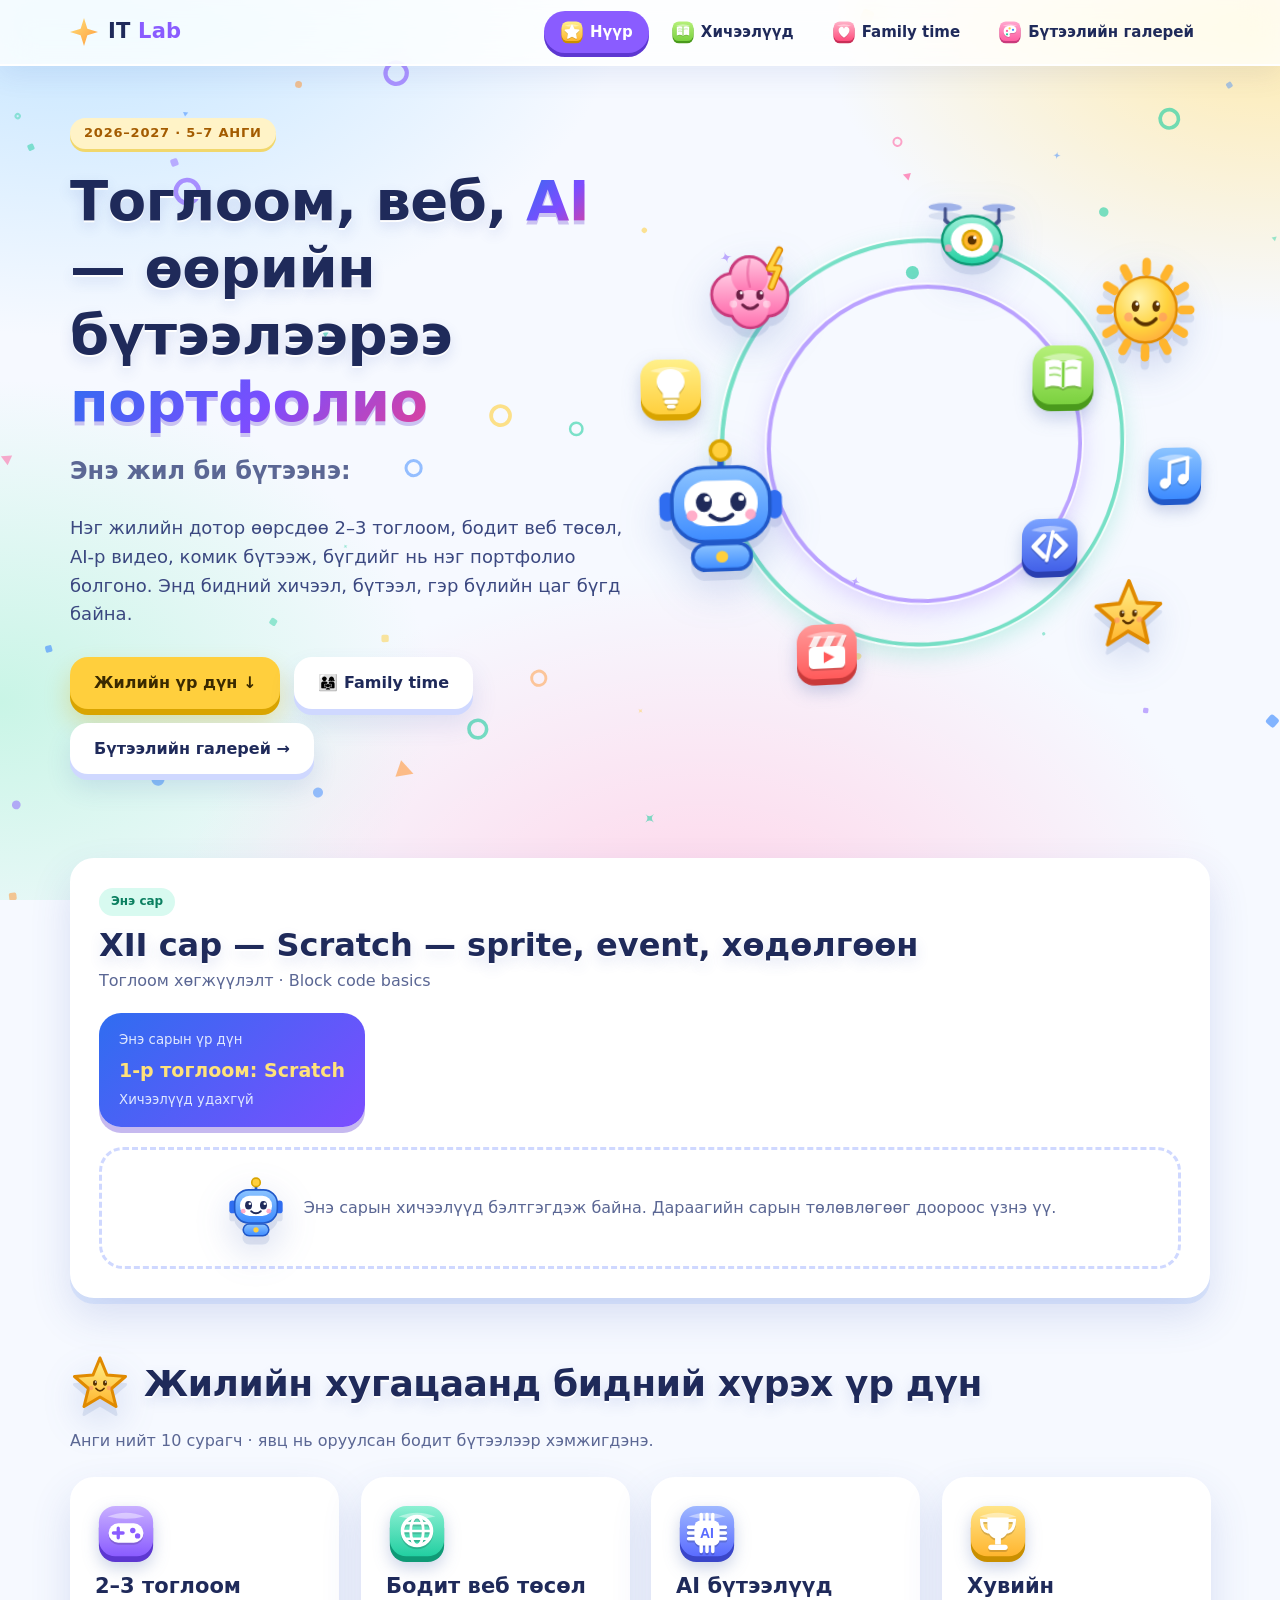
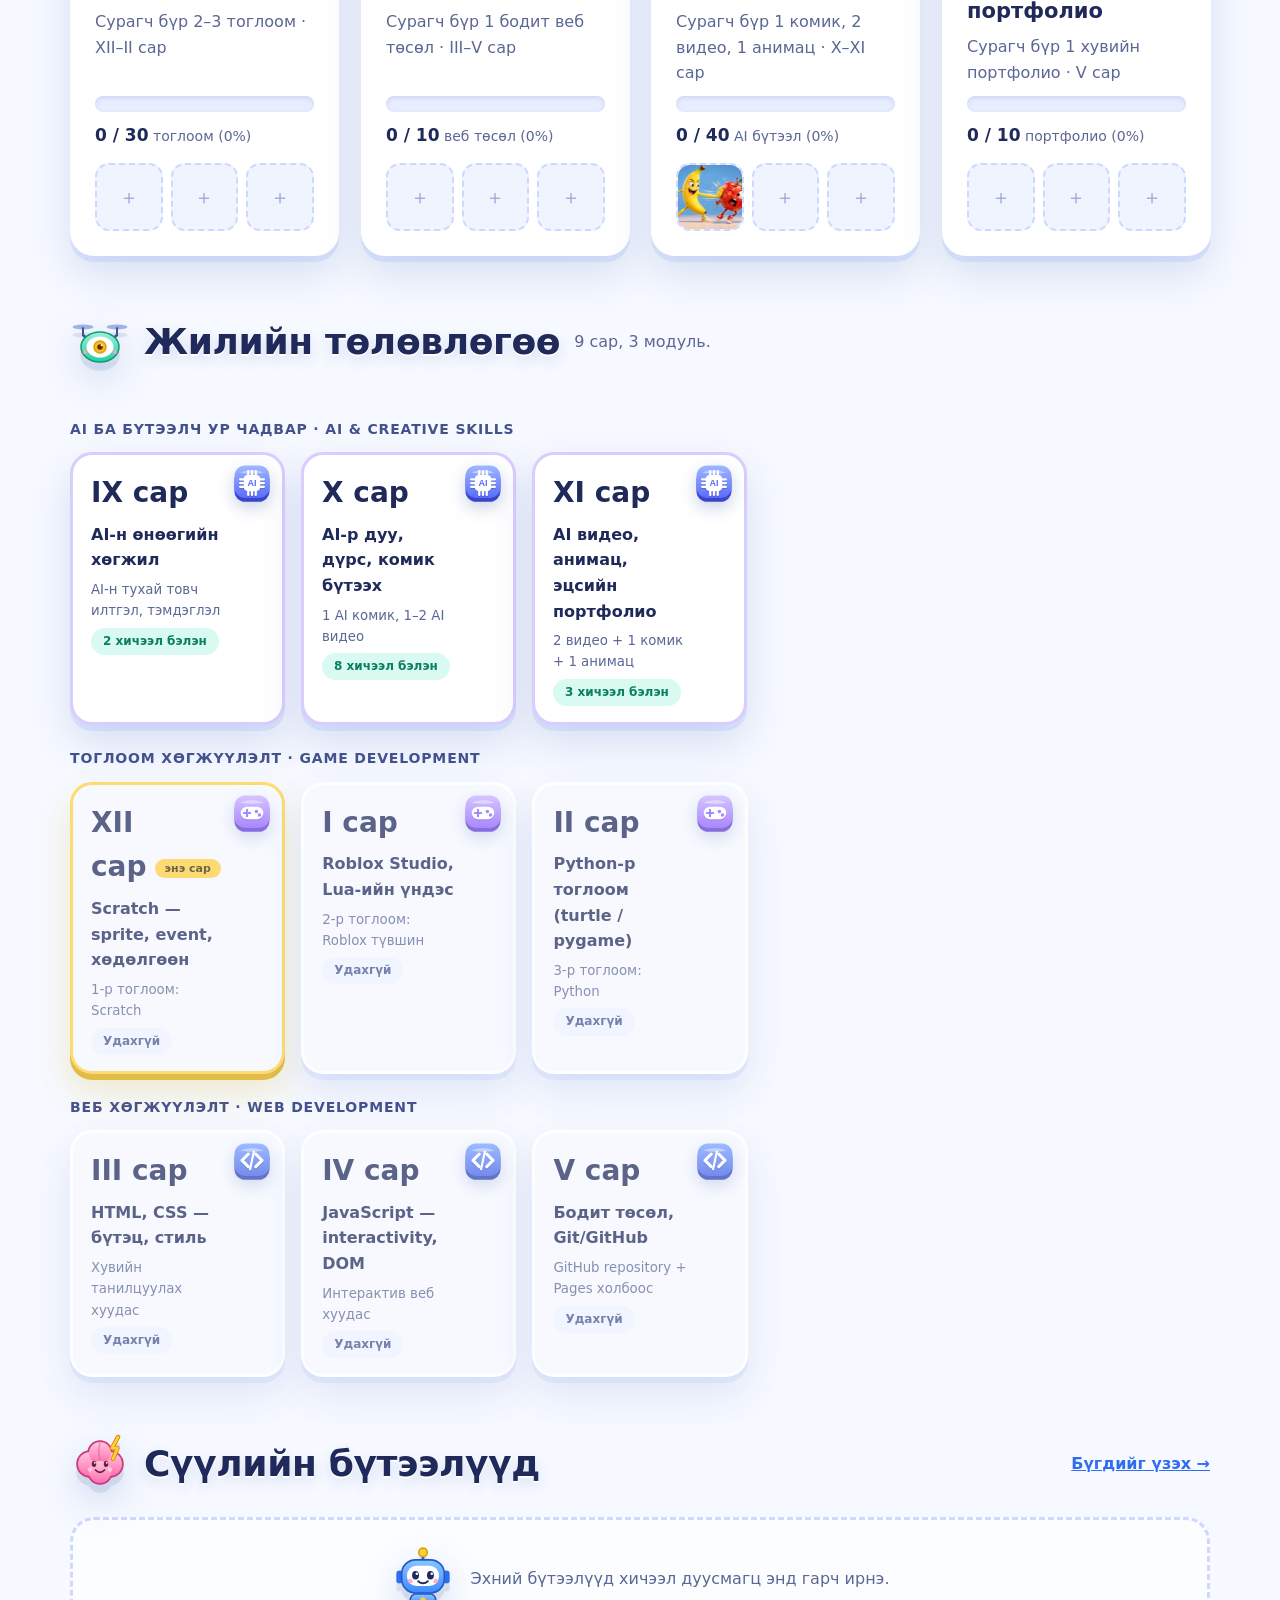
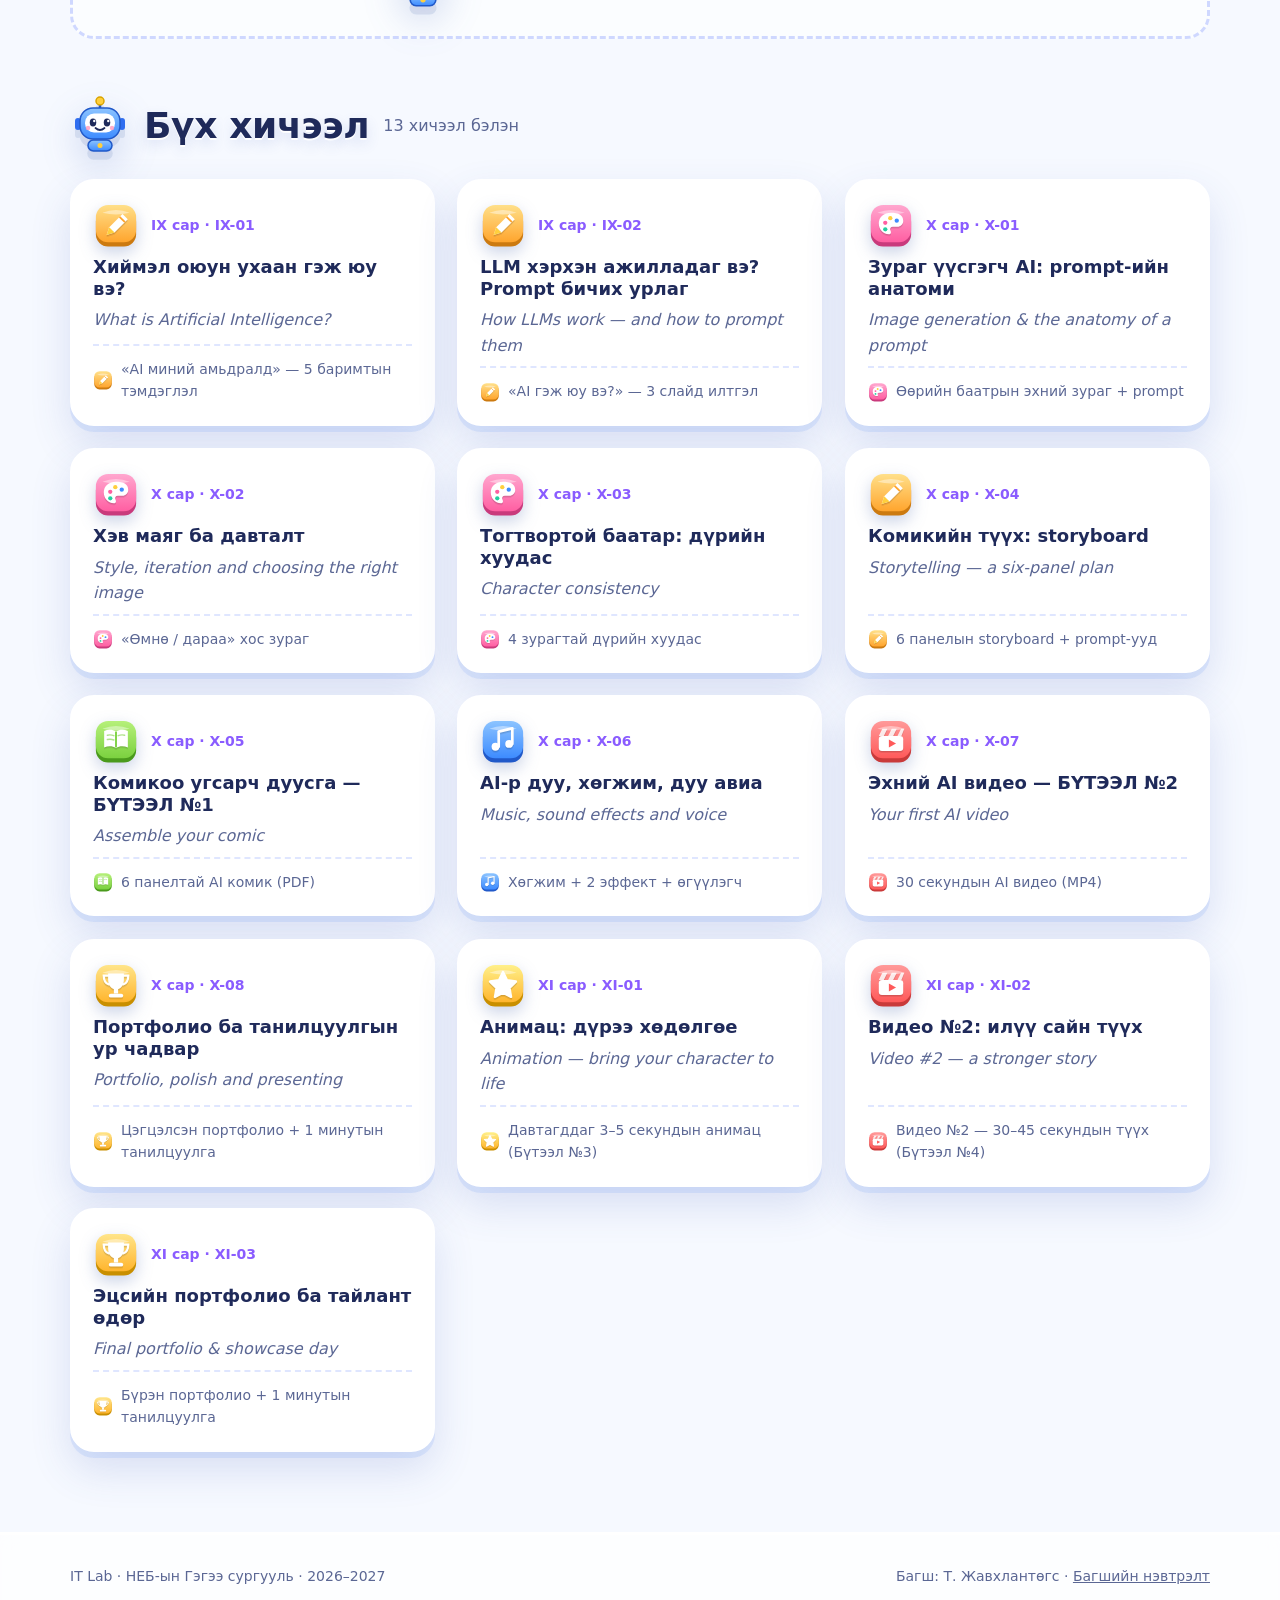
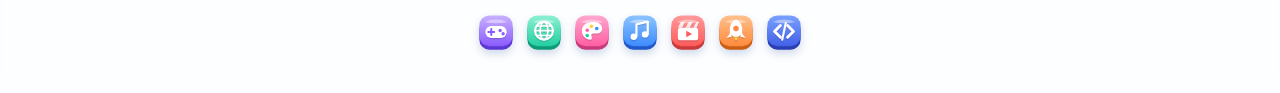
<file: index.html>
<!doctype html>
<html lang="mn">
<head>
<meta charset="utf-8">
<meta name="viewport" content="width=device-width, initial-scale=1">
<title>IT Lab — дугуйлангийн сайт</title>
<meta name="color-scheme" content="dark">
<meta name="theme-color" content="#070816">
<link rel="stylesheet" href="css/style.css">
</head>
<body>
<main id="app"><noscript><p class="noscript">Энэ сайт JavaScript шаардана.</p></noscript></main>
<script src="js/common.js"></script>
<script src="js/fx.js"></script>
<script src="js/index.js"></script>
</body>
</html>
</file>
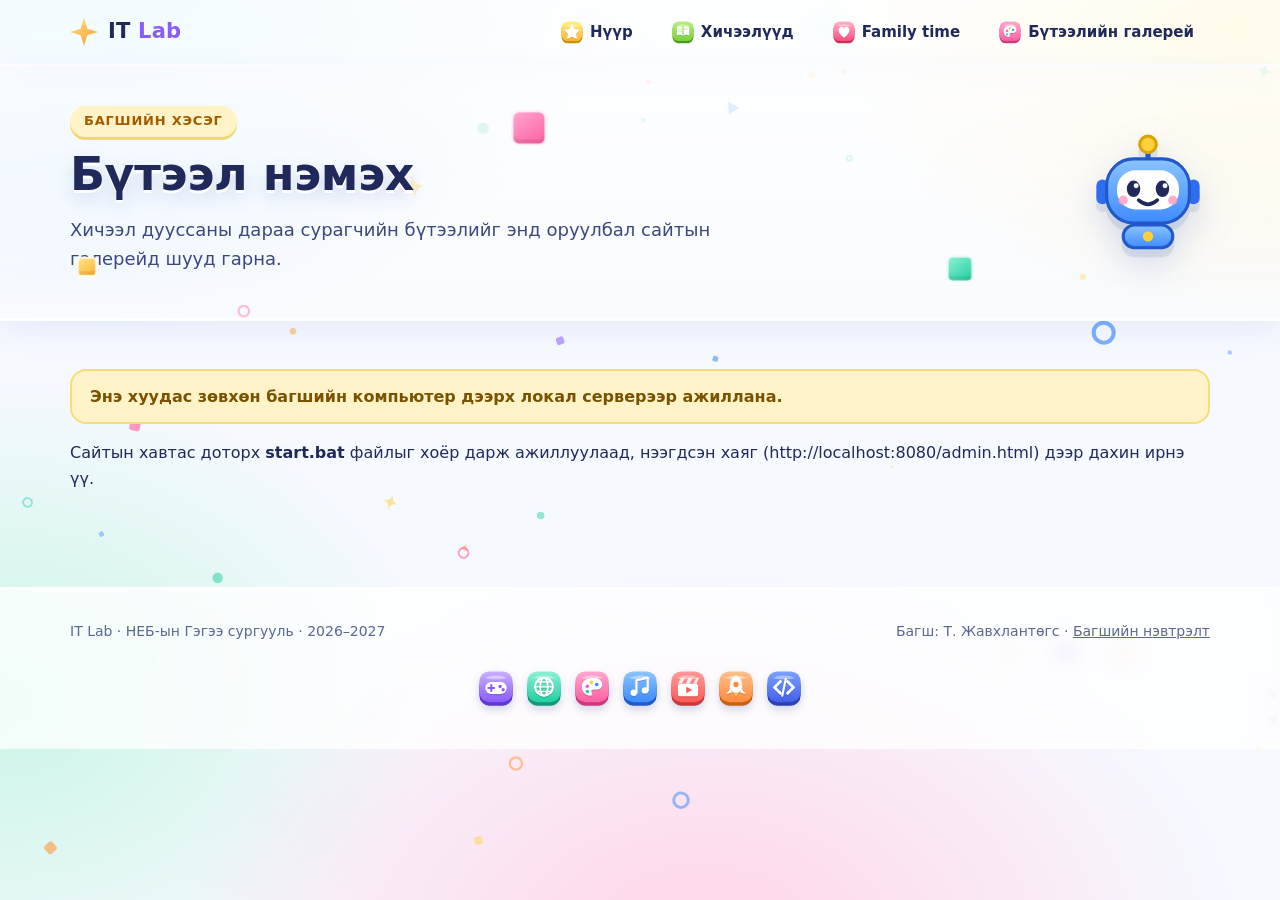
<file: admin.html>
<!doctype html>
<html lang="mn">
<head>
<meta charset="utf-8">
<meta name="viewport" content="width=device-width, initial-scale=1">
<title>Бүтээл нэмэх — IT Lab</title>
<meta name="color-scheme" content="dark">
<meta name="theme-color" content="#070816">
<link rel="stylesheet" href="css/style.css">
</head>
<body>
<main id="app"><noscript><p class="noscript">Энэ сайт JavaScript шаардана.</p></noscript></main>
<script src="js/common.js"></script>
<script src="js/fx.js"></script>
<script src="js/admin.js"></script>
</body>
</html>
</file>
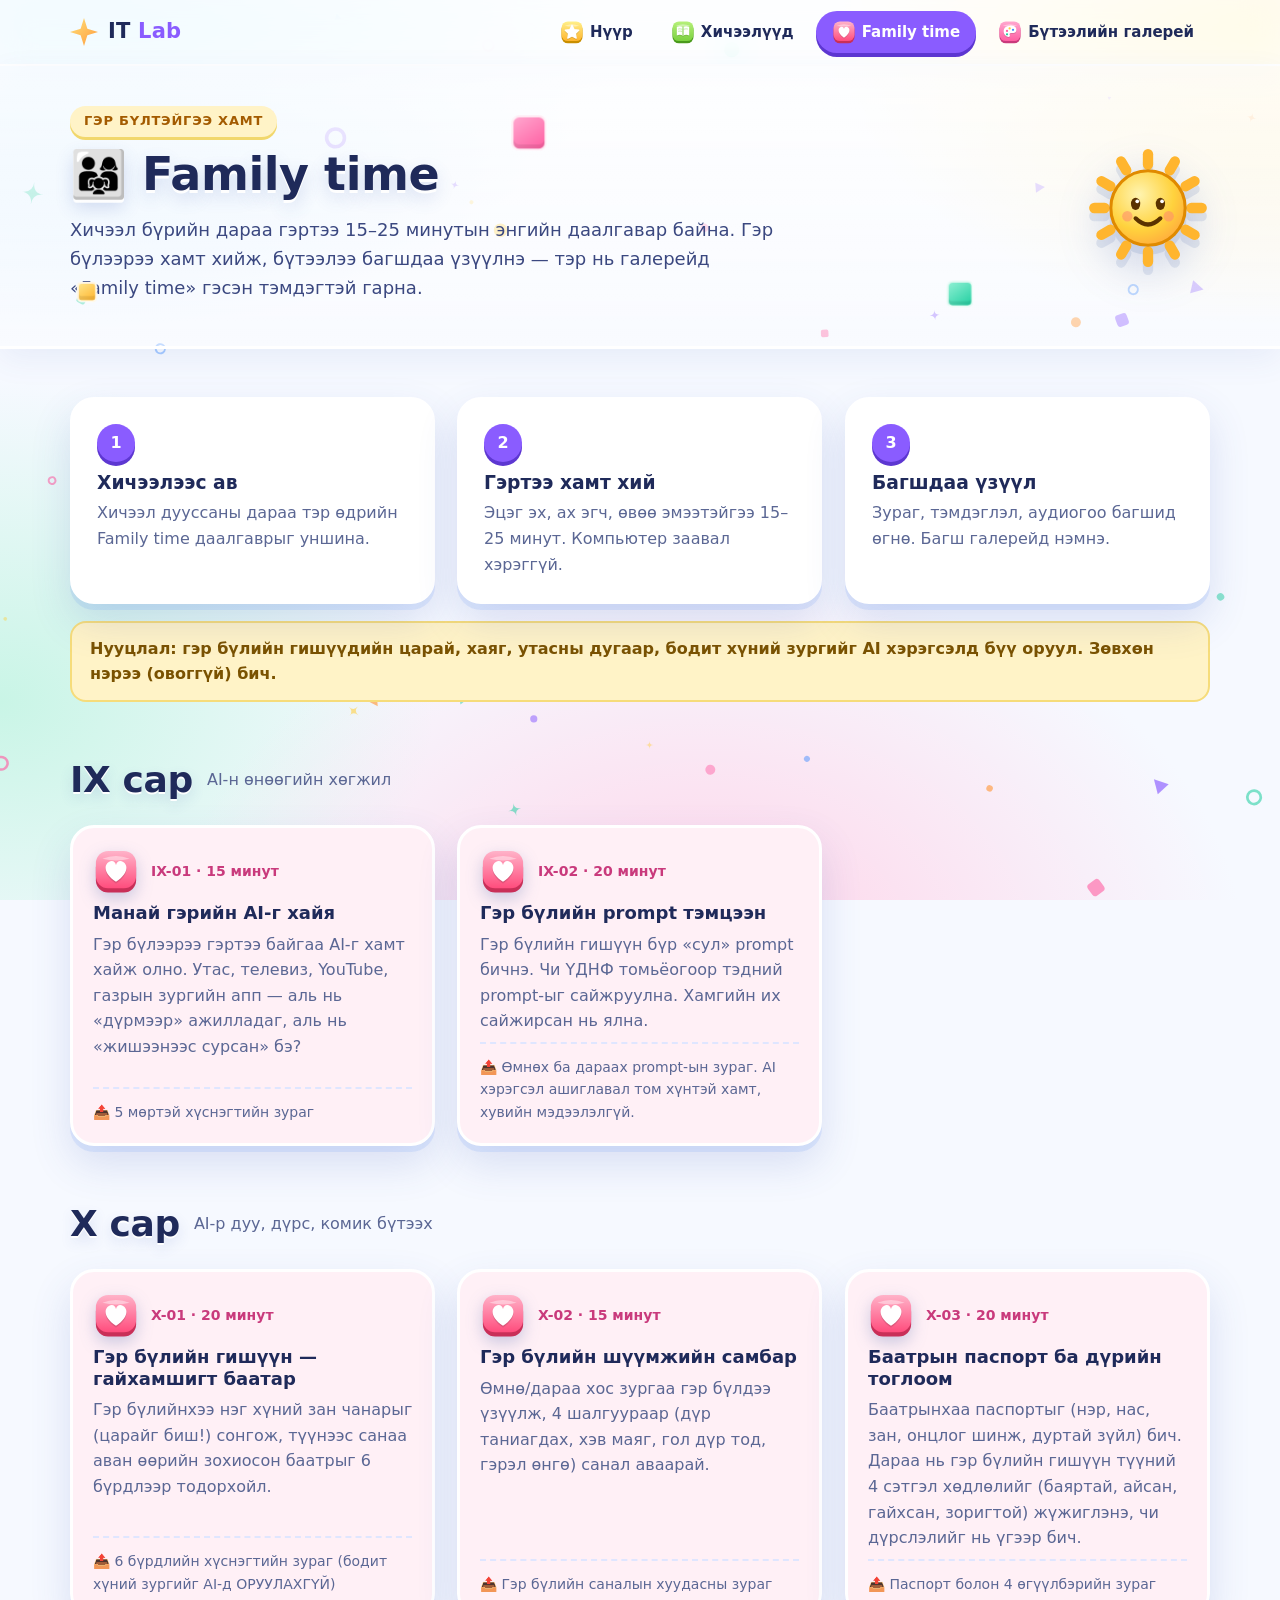
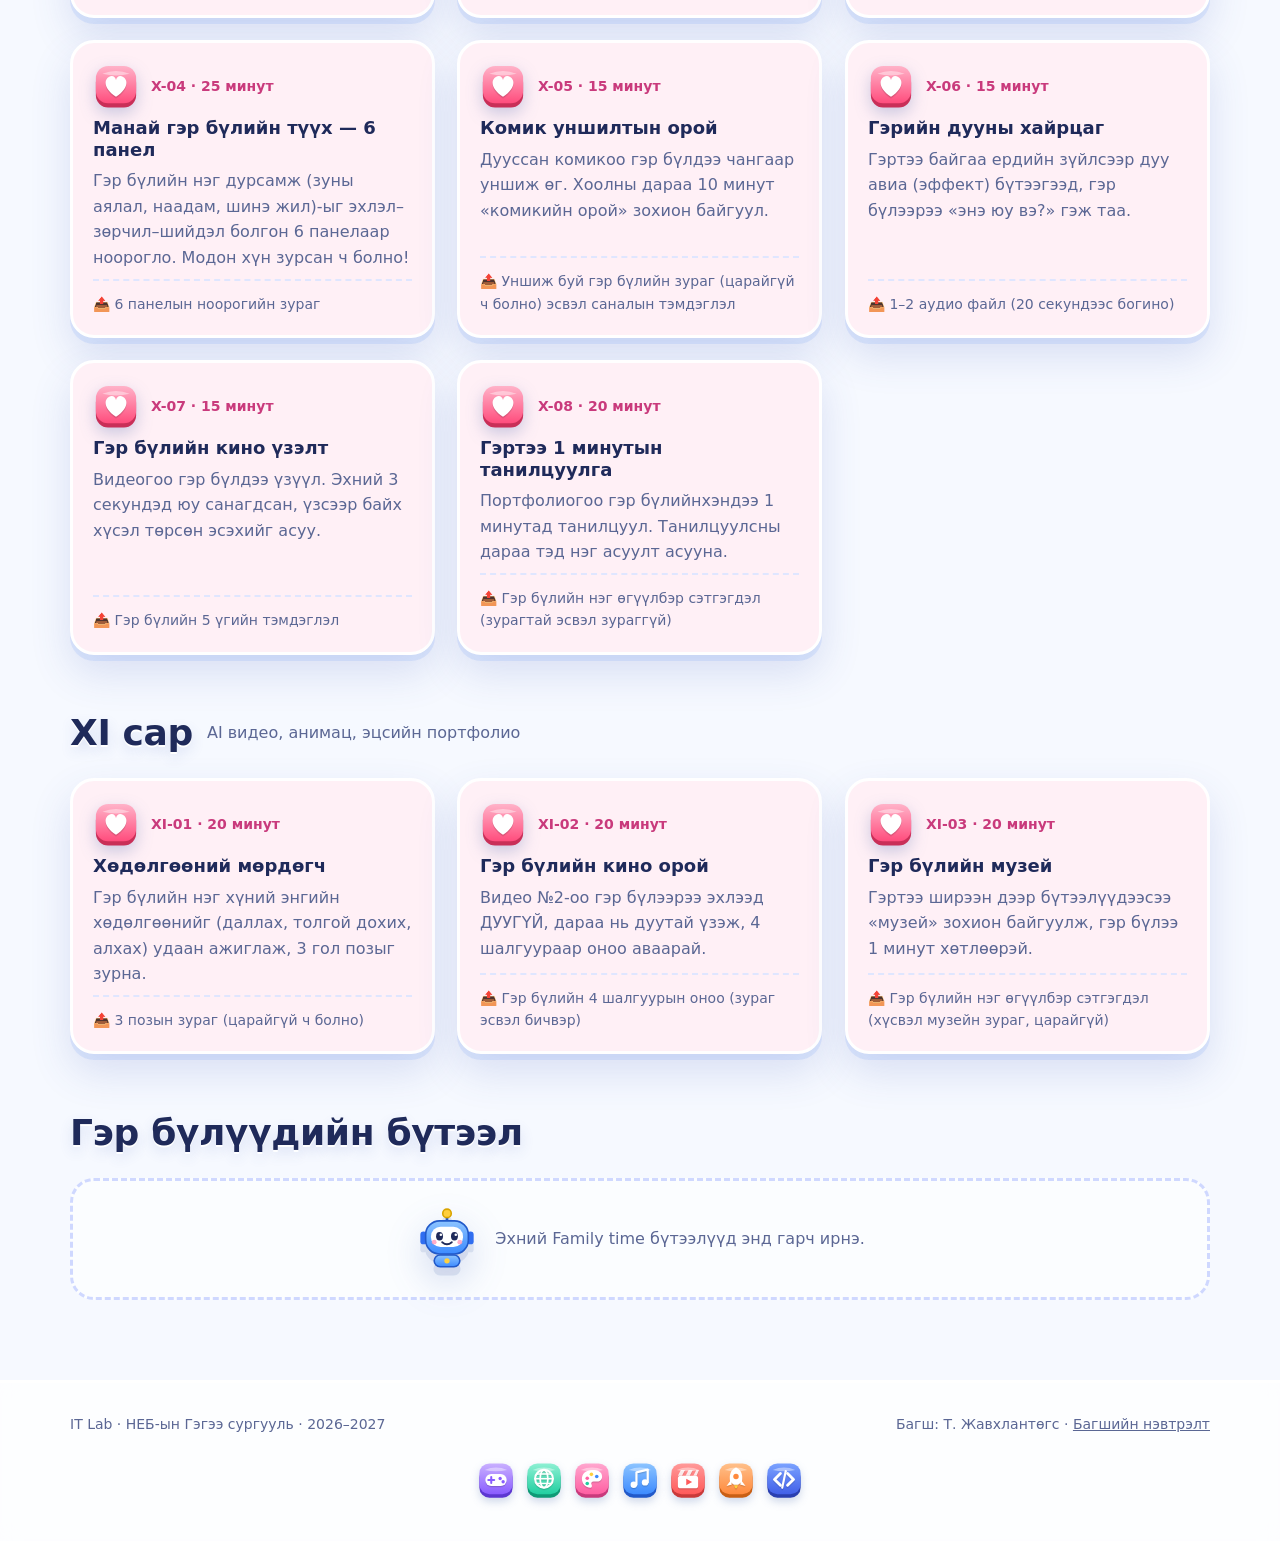
<file: family.html>
<!doctype html>
<html lang="mn">
<head>
<meta charset="utf-8">
<meta name="viewport" content="width=device-width, initial-scale=1">
<title>Family time — IT Lab</title>
<meta name="color-scheme" content="dark">
<meta name="theme-color" content="#070816">
<link rel="stylesheet" href="css/style.css">
</head>
<body>
<main id="app"><noscript><p class="noscript">Энэ сайт JavaScript шаардана.</p></noscript></main>
<script src="js/common.js"></script>
<script src="js/fx.js"></script>
<script src="js/family.js"></script>
</body>
</html>
</file>
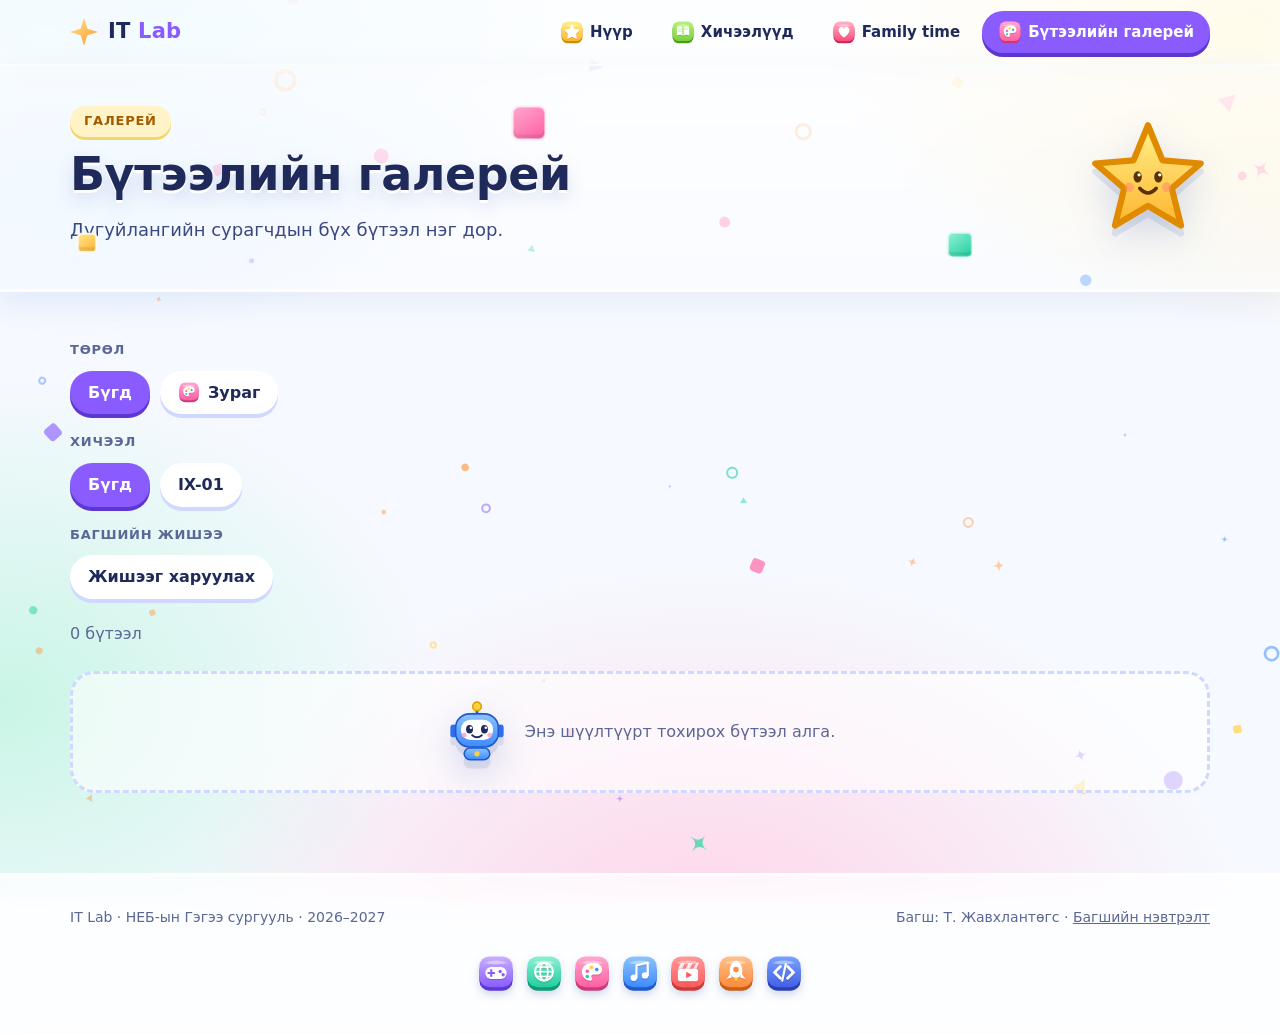
<file: gallery.html>
<!doctype html>
<html lang="mn">
<head>
<meta charset="utf-8">
<meta name="viewport" content="width=device-width, initial-scale=1">
<title>Бүтээлийн галерей — IT Lab</title>
<meta name="color-scheme" content="dark">
<meta name="theme-color" content="#070816">
<link rel="stylesheet" href="css/style.css">
</head>
<body>
<main id="app"><noscript><p class="noscript">Энэ сайт JavaScript шаардана.</p></noscript></main>
<script src="js/common.js"></script>
<script src="js/fx.js"></script>
<script src="js/gallery.js"></script>
</body>
</html>
</file>
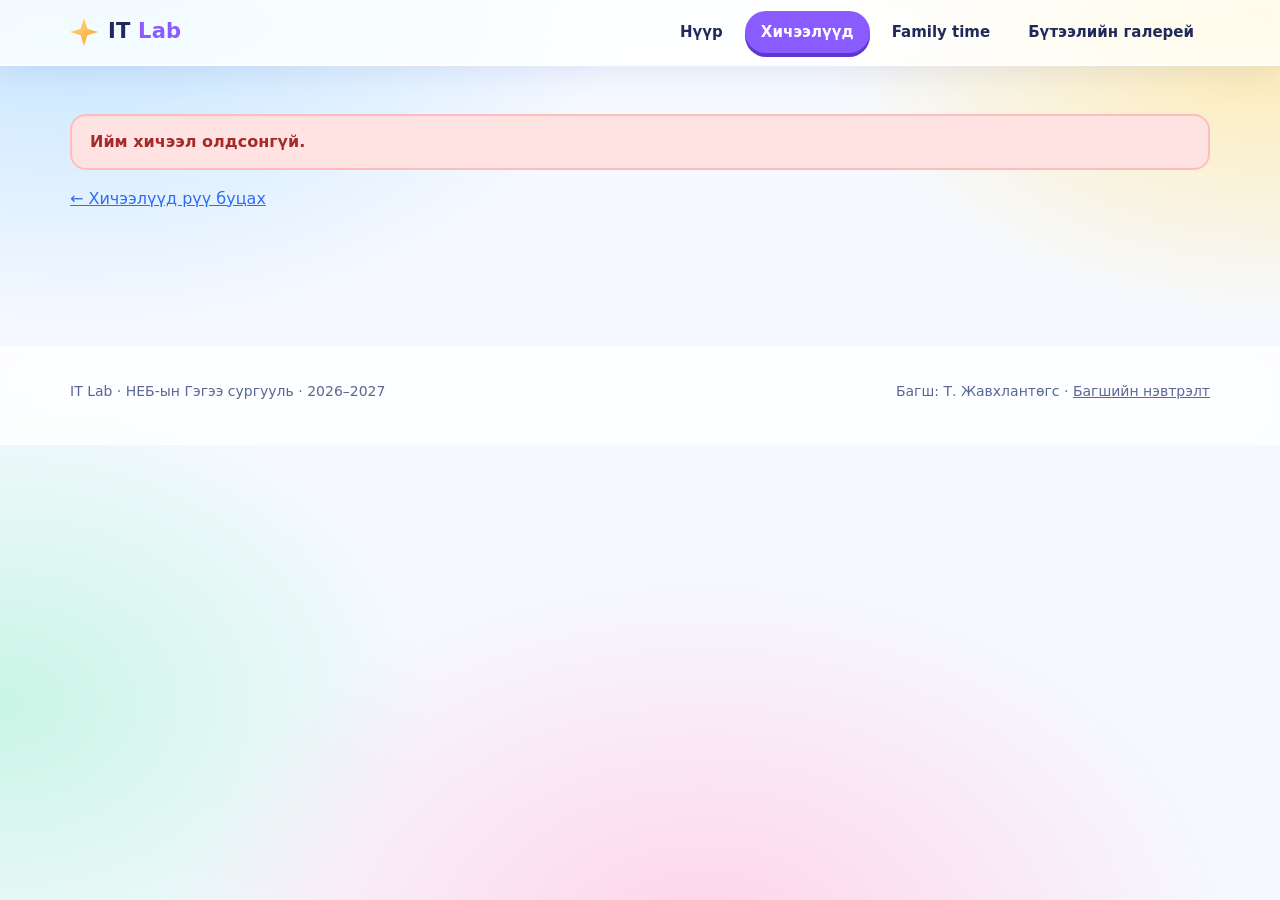
<file: lesson.html>
<!doctype html>
<html lang="mn">
<head>
<meta charset="utf-8">
<meta name="viewport" content="width=device-width, initial-scale=1">
<title>Хичээл — IT Lab</title>
<link rel="stylesheet" href="css/style.css">
</head>
<body>
<main id="app"><noscript><p class="noscript">Энэ сайт JavaScript шаардана.</p></noscript></main>
<script src="js/common.js"></script>
<script src="js/lesson.js"></script>
</body>
</html>
</file>
<file: css/style.css>
/* IT Lab — хүүхдэд зориулсан гэгээлэг 3D загвар: тод өнгө, «товчин доорх ирмэг», найрсаг дүрүүд */
:root {
  color-scheme: light;
  --bg: #f6f9ff; --surface: #ffffff;
  --ink: #1f2a5a; --muted: #5b6794; --line: #dfe6ff;
  --blue: #3d8bff; --blue-d: #2159c9; --purple: #8a5cff; --purple-d: #5d37d1; --pink: #ff5fa2; --pink-d: #c93a7c;
  --orange: #ff9a3d; --yellow: #ffcf3d; --yellow-d: #d9a400; --mint: #22cfa1; --mint-d: #0f9a76; --coral: #ff6b6b; --coral-d: #cc4545;
  /* ӨМНӨХ нэрүүдийг хадгална (JS-д ашиглагддаг) */
  --violet: var(--purple); --gold: var(--yellow);
  --on-dark: #ffffff; --soft-dark: #eaf0ff;
  --grad: linear-gradient(135deg, #2f6df0 0%, #7c4dff 55%, #e0409a 100%);
  --shadow: 0 6px 0 rgba(47, 109, 240, .10), 0 18px 40px rgba(60, 90, 180, .16);
  --r: 24px;
}
* { box-sizing: border-box; }
html { scroll-behavior: smooth; }
body {
  margin: 0; color: var(--ink); min-height: 100vh;
  font: 16px/1.6 "Segoe UI", system-ui, -apple-system, "Helvetica Neue", Arial, sans-serif;
  background:
    radial-gradient(900px 600px at 6% -4%, #bfe3ff 0%, transparent 62%),
    radial-gradient(800px 560px at 100% 0%, #ffe9a8 0%, transparent 58%),
    radial-gradient(900px 640px at 55% 106%, #ffd3e8 0%, transparent 60%),
    radial-gradient(700px 520px at 0% 78%, #c9f5e6 0%, transparent 62%),
    var(--bg);
  background-attachment: fixed;
  overflow-x: hidden;
}
#fx { position: fixed; inset: 0; width: 100%; height: 100%; z-index: 0; pointer-events: none; }
header.nav, #app, footer { position: relative; z-index: 1; }
img, video { max-width: 100%; display: block; }
a { color: #2f6df0; }
h1, h2, h3 { line-height: 1.2; margin: 0; }
.muted { color: var(--muted); }
.en { color: var(--muted); font-style: italic; }
.wrap { width: min(1140px, 100% - 32px); margin-inline: auto; }
.grad { background: var(--grad); -webkit-background-clip: text; background-clip: text; -webkit-text-fill-color: transparent; color: transparent; }
::selection { background: #ffe08a; }
:focus-visible { outline: 3px solid var(--purple); outline-offset: 3px; border-radius: 8px; }

/* ---------- Навигаци ---------- */
.nav { position: sticky; top: 0; z-index: 30; background: rgba(255, 255, 255, .82); backdrop-filter: blur(16px) saturate(160%); -webkit-backdrop-filter: blur(16px) saturate(160%); border-bottom: 2px solid #fff; box-shadow: 0 8px 28px rgba(60, 90, 180, .10); }
.nav .wrap { display: flex; align-items: center; gap: 14px; min-height: 64px; flex-wrap: wrap; }
.brand { display: inline-flex; align-items: center; gap: 10px; font-weight: 900; letter-spacing: .01em; color: var(--ink); text-decoration: none; font-size: 21px; }
.brand b { color: var(--purple); }
.logo { width: 28px; height: 28px; background: linear-gradient(135deg, #ffe27a, #ff9a3d); clip-path: polygon(50% 0, 62% 38%, 100% 50%, 62% 62%, 50% 100%, 38% 62%, 0 50%, 38% 38%); filter: drop-shadow(0 2px 0 rgba(217, 164, 0, .55)); animation: pulse 3.6s ease-in-out infinite; }
.nav nav { display: flex; gap: 6px; margin-left: auto; flex-wrap: wrap; }
.nav nav a { color: var(--ink); text-decoration: none; padding: 9px 16px; border-radius: 999px; font-size: 15px; font-weight: 700; transition: background .2s, transform .15s; }
.nav nav a:hover { background: #eef3ff; transform: translateY(-1px); }
.nav nav a[aria-current="page"] { background: var(--purple); color: #fff; box-shadow: 0 4px 0 var(--purple-d); }

/* ---------- Товчнууд (товчин доорх 3D ирмэгтэй) ---------- */
.btns { display: flex; gap: 14px; flex-wrap: wrap; }
.btn {
  display: inline-flex; align-items: center; gap: 8px; padding: 13px 24px; border-radius: 18px; border: 0;
  font: inherit; font-weight: 800; cursor: pointer; text-decoration: none; color: #fff; background: var(--blue);
  box-shadow: 0 6px 0 var(--blue-d), 0 14px 26px rgba(47, 109, 240, .30);
  transition: transform .12s, box-shadow .12s, filter .12s;
}
.btn:hover { transform: translateY(-2px); filter: brightness(1.06); box-shadow: 0 8px 0 var(--blue-d), 0 18px 30px rgba(47, 109, 240, .34); }
.btn:active { transform: translateY(5px); box-shadow: 0 1px 0 var(--blue-d), 0 4px 10px rgba(47, 109, 240, .25); }
.btn.sun { background: var(--yellow); color: #3a2a00; box-shadow: 0 6px 0 var(--yellow-d), 0 14px 26px rgba(217, 164, 0, .32); }
.btn.sun:hover { box-shadow: 0 8px 0 var(--yellow-d), 0 18px 30px rgba(217, 164, 0, .36); }
.btn.sun:active { box-shadow: 0 1px 0 var(--yellow-d); }
.btn.violet { background: var(--purple); box-shadow: 0 6px 0 var(--purple-d), 0 14px 26px rgba(138, 92, 255, .32); }
.btn.violet:hover { box-shadow: 0 8px 0 var(--purple-d), 0 18px 30px rgba(138, 92, 255, .36); }
.btn.violet:active { box-shadow: 0 1px 0 var(--purple-d); }
.btn.ghost, .btn.line { background: #fff; color: var(--ink); box-shadow: 0 6px 0 #cfd8ff, 0 14px 26px rgba(60, 90, 180, .14); }
.btn.ghost:hover, .btn.line:hover { box-shadow: 0 8px 0 #cfd8ff, 0 18px 30px rgba(60, 90, 180, .18); }
.btn.ghost:active, .btn.line:active { box-shadow: 0 1px 0 #cfd8ff; }
.btn.danger { background: var(--coral); box-shadow: 0 6px 0 var(--coral-d), 0 12px 22px rgba(255, 107, 107, .3); }
.btn.danger:active { box-shadow: 0 1px 0 var(--coral-d); }
.btn.small { padding: 7px 16px; font-size: 14px; border-radius: 14px; box-shadow: 0 4px 0 var(--coral-d); }
.btn.small:active { transform: translateY(3px); box-shadow: 0 1px 0 var(--coral-d); }
.btn:disabled { opacity: .5; cursor: not-allowed; transform: none; }

/* ---------- Hero + 3D тайз ---------- */
.hero { position: relative; padding: 52px 0 36px; }
.hero-grid { display: grid; grid-template-columns: 1fr 1fr; gap: 12px; align-items: center; }
.eyebrow { display: inline-block; color: #a35b00; background: #fff3c7; padding: 5px 14px; border-radius: 999px; font-weight: 800; letter-spacing: .06em; text-transform: uppercase; font-size: 13px; box-shadow: 0 3px 0 #f1d76c; }
.hero h1 { font-size: clamp(34px, 4.9vw, 56px); margin: 18px 0 16px; letter-spacing: -.01em; font-weight: 900; }
.hero p { max-width: 52ch; color: #3b4880; font-size: 18px; margin: 0 0 28px; }

.stage { position: relative; height: 460px; perspective: 1200px; }
.stage-inner { position: absolute; inset: 0; transform-style: preserve-3d; transform: rotateX(var(--sx, -6deg)) rotateY(var(--sy, 10deg)); transition: transform .25s ease-out; }
.stage .orb { position: absolute; left: 50%; top: 50%; width: 400px; height: 400px; margin: -200px 0 0 -200px; border-radius: 50%; background: radial-gradient(circle, #fff6c9 0%, #ffd8ec 45%, rgba(191, 227, 255, .5) 66%, transparent 74%); transform: translateZ(-120px); }
.ring { position: absolute; left: 50%; top: 50%; border-radius: 50%; border: 4px solid rgba(138, 92, 255, .55); box-shadow: 0 0 0 2px rgba(255, 255, 255, .8), 0 8px 24px rgba(138, 92, 255, .25); transform-style: preserve-3d; }
.ring.r1 { width: 320px; height: 320px; margin: -160px 0 0 -160px; animation: ring1 14s linear infinite; }
.ring.r2 { width: 410px; height: 410px; margin: -205px 0 0 -205px; border-color: rgba(34, 207, 161, .6); box-shadow: 0 0 0 2px rgba(255, 255, 255, .8), 0 8px 24px rgba(34, 207, 161, .25); animation: ring2 22s linear infinite; }
.cube { position: absolute; left: 50%; top: 50%; width: 150px; height: 150px; margin: -75px 0 0 -75px; transform-style: preserve-3d; animation: spin 20s linear infinite; }
.face { position: absolute; inset: 0; display: grid; place-items: center; font-size: 66px; border-radius: 28px; border: 4px solid #fff; backface-visibility: hidden; -webkit-backface-visibility: hidden; box-shadow: inset 0 -10px 0 rgba(0, 0, 0, .08), 0 10px 30px rgba(60, 90, 180, .25); }
.face.f1 { background: linear-gradient(145deg, #8cc4ff, #3d8bff); transform: translateZ(75px); }
.face.f2 { background: linear-gradient(145deg, #ffe58a, #ffb52e); transform: rotateY(180deg) translateZ(75px); }
.face.f3 { background: linear-gradient(145deg, #ffa7cf, #ff5fa2); transform: rotateY(90deg) translateZ(75px); }
.face.f4 { background: linear-gradient(145deg, #8df0d3, #22cfa1); transform: rotateY(-90deg) translateZ(75px); }
.face.f5 { background: linear-gradient(145deg, #c9b0ff, #8a5cff); transform: rotateX(90deg) translateZ(75px); }
.face.f6 { background: linear-gradient(145deg, #ffc08a, #ff8a3d); transform: rotateX(-90deg) translateZ(75px); }
.fl { position: absolute; left: 50%; top: 50%; width: 62px; height: 62px; margin: -31px 0 0 -31px; display: grid; place-items: center; font-size: 30px; border-radius: 20px; background: #fff; border: 3px solid #fff; box-shadow: 0 6px 0 rgba(47, 109, 240, .14), 0 14px 28px rgba(60, 90, 180, .22); transform: translate3d(calc(var(--x) + var(--px, 0px) * var(--k, 1)), calc(var(--y) + var(--py, 0px) * var(--k, 1)), var(--z)); transition: transform .3s ease-out; animation: bob 6s ease-in-out infinite; animation-delay: var(--d, 0s); }
.spark { position: absolute; left: 50%; top: 50%; width: var(--s, 30px); height: var(--s, 30px); margin: calc(var(--s, 30px) / -2) 0 0 calc(var(--s, 30px) / -2); background: linear-gradient(135deg, #ffe27a, #ff9a3d); clip-path: polygon(50% 0, 62% 38%, 100% 50%, 62% 62%, 50% 100%, 38% 62%, 0 50%, 38% 38%); filter: drop-shadow(0 3px 0 rgba(217, 164, 0, .45)); transform: translate3d(calc(var(--x) + var(--px, 0px) * var(--k, 1)), calc(var(--y) + var(--py, 0px) * var(--k, 1)), var(--z)); transition: transform .3s ease-out; animation: pulse 3s ease-in-out infinite; animation-delay: var(--d, 0s); }
.spark.pk { background: linear-gradient(135deg, #ffb3d6, #ff5fa2); filter: drop-shadow(0 3px 0 rgba(201, 58, 124, .35)); }
.spark.bl { background: linear-gradient(135deg, #a8d3ff, #3d8bff); filter: drop-shadow(0 3px 0 rgba(33, 89, 201, .35)); }

/* ---------- Найрсаг дүрүүд ---------- */
.mascot { position: relative; cursor: pointer; display: inline-block; line-height: 0; width: var(--sz, 80px); height: var(--sz, 80px); filter: drop-shadow(0 8px 0 rgba(47, 80, 160, .12)) drop-shadow(0 14px 18px rgba(60, 90, 180, .22)); }
.mascot svg { width: 100%; height: 100%; overflow: visible; }
.mascot .eye { transform-box: fill-box; transform-origin: center; animation: blink 5s infinite; }
.mascot .prop { transform-box: fill-box; transform-origin: center; animation: flap .22s linear infinite; }
.char { position: absolute; left: 50%; top: 50%; width: var(--sz); height: var(--sz); margin: calc(var(--sz) / -2) 0 0 calc(var(--sz) / -2); transform: translate3d(calc(var(--x) + var(--px, 0px) * var(--k, 1)), calc(var(--y) + var(--py, 0px) * var(--k, 1)), var(--z)); transition: transform .3s ease-out; animation: bob 5.5s ease-in-out infinite; animation-delay: var(--d, 0s); }
.char .mascot { --sz: 100%; }
.corner { position: absolute; right: 4%; top: 50%; margin-top: -60px; z-index: 2; animation: bob 5s ease-in-out infinite; }

@keyframes spin { from { transform: rotateX(-22deg) rotateY(0); } to { transform: rotateX(-22deg) rotateY(360deg); } }
@keyframes ring1 { from { transform: rotateX(72deg) rotateZ(0); } to { transform: rotateX(72deg) rotateZ(360deg); } }
@keyframes ring2 { from { transform: rotateX(72deg) rotateY(18deg) rotateZ(360deg); } to { transform: rotateX(72deg) rotateY(18deg) rotateZ(0); } }
@keyframes bob { 0%, 100% { translate: 0 0; } 50% { translate: 0 -14px; } }
@keyframes pulse { 0%, 100% { opacity: 1; scale: 1; } 50% { opacity: .75; scale: .85; } }
@keyframes flap { 0%, 100% { transform: scaleX(1); } 50% { transform: scaleX(.72); } }
@keyframes blink { 0%, 93%, 100% { transform: scaleY(1); } 96% { transform: scaleY(.08); } }

/* ---------- Хэсэг ---------- */
section.block { padding: 48px 0 8px; }
.head { display: flex; align-items: center; gap: 14px; flex-wrap: wrap; margin-bottom: 24px; }
.head h2 { font-size: clamp(26px, 3.4vw, 36px); letter-spacing: -.01em; font-weight: 900; }
.head p { margin: 0; color: var(--muted); }
.head a { margin-left: auto; font-weight: 700; }
.head .mascot { --sz: 60px; }
.grid { display: grid; gap: 22px; }
.grid.c4 { grid-template-columns: repeat(auto-fill, minmax(245px, 1fr)); }
.grid.c3 { grid-template-columns: repeat(auto-fill, minmax(310px, 1fr)); }

/* ---------- Карт + 3D хазайлт ---------- */
.card { position: relative; background: var(--surface); border: 3px solid #fff; border-radius: var(--r); box-shadow: var(--shadow); overflow: hidden; }
.tilt { transform: perspective(900px) rotateX(var(--rx, 0deg)) rotateY(var(--ry, 0deg)) translateZ(0); transition: transform .18s ease-out, box-shadow .25s; will-change: transform; }
.tilt.is-hot { box-shadow: 0 8px 0 rgba(138, 92, 255, .16), 0 26px 50px rgba(60, 90, 180, .26); transition: transform .06s linear, box-shadow .25s; }
.tilt::after { content: ""; position: absolute; inset: 0; border-radius: inherit; pointer-events: none; opacity: 0; background: radial-gradient(380px circle at var(--mx, 50%) var(--my, 50%), rgba(138, 92, 255, .13), transparent 48%); transition: opacity .25s; }
.tilt.is-hot::after { opacity: 1; }

/* ---------- Жилийн үр дүн ---------- */
.outcome { padding: 22px; display: flex; flex-direction: column; gap: 10px; height: 100%; }
.outcome .ico { width: 58px; height: 58px; border-radius: 18px; display: grid; place-items: center; font-size: 30px; border: 3px solid #fff; box-shadow: inset 0 -6px 0 rgba(0, 0, 0, .10), 0 8px 18px rgba(60, 90, 180, .22); }
.outcome h3 { font-size: 21px; font-weight: 900; }
.c-violet { background: linear-gradient(145deg, #c9b0ff, #8a5cff); }
.c-mint { background: linear-gradient(145deg, #8df0d3, #22cfa1); }
.c-coral { background: linear-gradient(145deg, #ffa7cf, #ff5fa2); }
.c-gold { background: linear-gradient(145deg, #ffe58a, #ffb52e); }
.thumbs { display: grid; grid-template-columns: repeat(3, 1fr); gap: 8px; margin-top: 4px; }
.thumbs .t { aspect-ratio: 1; border-radius: 14px; overflow: hidden; background: #f0f4ff; border: 2px dashed #cdd8ff; display: grid; place-items: center; font-size: 20px; color: #9aa7d8; }
.thumbs .t img, .thumbs .t video { width: 100%; height: 100%; object-fit: cover; }
.count { font-size: 14px; color: var(--muted); }
.outcome .count b { color: var(--ink); font-size: 17px; }
.bar { height: 16px; border-radius: 999px; background: #e7edff; overflow: hidden; margin-top: auto; box-shadow: inset 0 2px 4px rgba(60, 90, 180, .15); }
.bar i { display: block; height: 100%; border-radius: 999px; background: linear-gradient(90deg, #3d8bff, #8a5cff 60%, #ff5fa2); box-shadow: inset 0 3px 0 rgba(255, 255, 255, .35); transition: width .8s cubic-bezier(.2, .8, .2, 1); }

/* ---------- Жилийн төлөвлөгөө ---------- */
.roadmap { display: grid; gap: 16px; grid-template-columns: repeat(auto-fill, minmax(205px, 1fr)); }
.month { padding: 16px 18px; border-radius: 22px; background: #fff; border: 3px solid #fff; box-shadow: var(--shadow); display: flex; flex-direction: column; gap: 6px; text-decoration: none; color: inherit; position: relative; }
.month .m { font-size: 28px; font-weight: 900; }
.month.ready { border-color: #d9ccff; }
.month.soon { opacity: .72; background: #f7f9ff; }
.month small { color: var(--muted); }
.month.current { border-color: var(--yellow); box-shadow: 0 6px 0 var(--yellow-d), 0 18px 34px rgba(217, 164, 0, .28); }
.now-tag { margin-left: 8px; font-size: 11px; font-weight: 800; padding: 3px 10px; border-radius: 999px; background: var(--yellow); color: #3a2a00; vertical-align: middle; }
.pill { display: inline-block; font-size: 12px; font-weight: 800; padding: 4px 12px; border-radius: 999px; background: #eef3ff; color: #44528c; align-self: flex-start; }
.pill.ok { background: #d8faf0; color: #0b7f60; }
.mod { display: inline-block; margin: 22px 0 12px; font-weight: 800; color: #44528c; font-size: 14px; text-transform: uppercase; letter-spacing: .06em; }

/* ---------- Хичээлийн карт ---------- */
.lesson-card, .fam-card { padding: 20px; display: flex; flex-direction: column; gap: 8px; text-decoration: none; color: inherit; height: 100%; }
.lesson-card .no { font-weight: 800; color: var(--purple); font-size: 14px; }
.lesson-card h3, .fam-card h3 { font-size: 18px; font-weight: 800; }
.lesson-card .mk, .fam-card .mk { margin-top: auto; padding-top: 12px; font-size: 14px; color: var(--muted); border-top: 2px dashed var(--line); }
.fam-card { background: #fff0f6; }
.fam-card .no { font-weight: 800; color: var(--pink-d); font-size: 14px; }
.fam-card p { margin: 0; }

/* ---------- Хуудасны толгой ---------- */
.lhead { position: relative; padding: 40px 0 44px; overflow: hidden; background: linear-gradient(180deg, rgba(255, 255, 255, .85), rgba(255, 255, 255, .35)); border-bottom: 3px solid #fff; box-shadow: 0 10px 30px rgba(60, 90, 180, .08); }
.lhead .wrap { position: relative; z-index: 1; padding-right: 150px; }
.lhead h1 { font-size: clamp(28px, 4.6vw, 46px); margin: 10px 0; letter-spacing: -.01em; max-width: 24ch; font-weight: 900; }
.lhead .en { color: var(--muted); font-size: 18px; }
.lhead .summary { max-width: 62ch; color: #3b4880; font-size: 18px; margin: 14px 0 0; }
.lhead .eyebrow { margin-top: 0 !important; }
.back { display: block; width: fit-content; margin-bottom: 14px; color: var(--muted); text-decoration: none; font-size: 14px; font-weight: 700; }
.back:hover { color: var(--purple); }
.lhead .corner { right: max(3%, calc((100% - 1140px) / 2)); }
.two { display: grid; gap: 24px; grid-template-columns: 1fr 1fr; align-items: start; }
.panel { padding: 24px; }
.panel h2 { font-size: 22px; margin-bottom: 14px; font-weight: 900; }
.goals { margin: 0; padding: 0; list-style: none; display: grid; gap: 12px; }
.goals li { display: flex; gap: 12px; align-items: flex-start; }
.goals li::before { content: attr(data-n); flex: none; width: 30px; height: 30px; border-radius: 50%; background: var(--purple); color: #fff; font-weight: 800; font-size: 14px; display: grid; place-items: center; margin-top: 0; box-shadow: 0 3px 0 var(--purple-d); }
.goals li:nth-child(2)::before { background: var(--mint); box-shadow: 0 3px 0 var(--mint-d); }
.goals li:nth-child(3)::before { background: var(--pink); box-shadow: 0 3px 0 var(--pink-d); }
.flow { list-style: none; margin: 0; padding: 0; display: grid; gap: 8px; }
.flow li { display: grid; grid-template-columns: 64px 1fr; gap: 10px; align-items: center; padding: 9px 14px; background: #f1f5ff; border-radius: 14px; }
.flow b { color: var(--blue-d); }
.chips { display: flex; flex-wrap: wrap; gap: 8px; }
.chip { background: #eef3ff; border: 2px solid #dbe5ff; border-radius: 999px; padding: 4px 13px; font-size: 14px; font-weight: 600; color: var(--ink); }
.chip.fam { background: #ffe3ee; border-color: #ffc7dc; text-decoration: none; }
.chip.got { background: #d8faf0; border-color: #a5ecd6; font-weight: 800; color: #0b7f60; }
.badge { display: inline-block; font-size: 12px; font-weight: 800; padding: 3px 11px; border-radius: 999px; background: #fff3c7; color: #8a5a00; border: 2px solid #f6dc7a; vertical-align: middle; }
.lhead .btns .badge { align-self: center; }
.make { border-radius: 30px; padding: 30px; color: #fff; background: linear-gradient(135deg, #2f6df0, #7c4dff 60%, #c542c8); border: 4px solid #fff; box-shadow: 0 8px 0 rgba(93, 55, 209, .35), 0 26px 50px rgba(93, 55, 209, .28); position: relative; overflow: hidden; }
.make::after { content: ""; position: absolute; right: -40px; top: -40px; width: 200px; height: 200px; border-radius: 50%; background: rgba(255, 255, 255, .12); pointer-events: none; }
.make h2 { color: #ffe27a; font-size: 14px; letter-spacing: .1em; text-transform: uppercase; margin-bottom: 8px; font-weight: 800; }
.make .what { font-size: clamp(22px, 3vw, 30px); font-weight: 900; margin-bottom: 6px; }
.make p { margin: 0 0 18px; color: #eaf0ff; }
.make .examples { display: grid; gap: 16px; grid-template-columns: repeat(auto-fill, minmax(230px, 1fr)); position: relative; z-index: 1; }
.placeholder { border: 3px dashed rgba(255, 255, 255, .6); border-radius: 18px; padding: 24px; text-align: center; color: #fff; background: rgba(255, 255, 255, .1); position: relative; z-index: 1; }
.empty { border: 3px dashed #cfd8ff; border-radius: var(--r); padding: 26px; text-align: center; color: var(--muted); background: rgba(255, 255, 255, .6); display: flex; align-items: center; justify-content: center; gap: 16px; flex-wrap: wrap; }
.empty .mascot { --sz: 64px; }
.pager { display: flex; justify-content: space-between; gap: 12px; flex-wrap: wrap; margin: 40px auto; }

/* ---------- Бүтээлийн карт ---------- */
.work { display: flex; flex-direction: column; }
.work .media { aspect-ratio: 4 / 3; background: #eef2ff; display: grid; place-items: center; overflow: hidden; position: relative; cursor: pointer; }
.work .media img, .work .media video { width: 100%; height: 100%; object-fit: cover; transition: transform .5s; }
.work:hover .media img, .work:hover .media video { transform: scale(1.07); }
.work .media .big { font-size: 48px; }
.work .media audio { width: 90%; }
.work .body { padding: 14px 16px 16px; display: grid; gap: 4px; }
.work h3 { font-size: 16px; font-weight: 800; }
.work .by { font-size: 14px; color: var(--muted); }
.tag { font-size: 12px; font-weight: 800; padding: 3px 10px; border-radius: 999px; background: #ece4ff; color: #5d37d1; display: inline-block; }
.tag.ex { background: #fff3c7; color: #8a5a00; }
.tag.fam { background: #ffe3ee; color: #b0316a; }
.tags { display: flex; gap: 6px; flex-wrap: wrap; margin-top: 4px; }

/* ---------- Шүүлтүүр ---------- */
.filters { display: flex; flex-wrap: wrap; gap: 10px; margin-bottom: 22px; }
.filters button { font: inherit; font-weight: 700; border: 0; cursor: pointer; padding: 9px 18px; border-radius: 999px; background: #fff; color: var(--ink); box-shadow: 0 4px 0 #cfd8ff; transition: transform .12s, box-shadow .12s; }
.filters button:hover { transform: translateY(-2px); box-shadow: 0 6px 0 #cfd8ff; }
.filters button:active { transform: translateY(3px); box-shadow: 0 1px 0 #cfd8ff; }
.filters button[aria-pressed="true"] { background: var(--purple); color: #fff; box-shadow: 0 4px 0 var(--purple-d); }
.filter-label { width: 100%; font-size: 13px; color: var(--muted); font-weight: 800; text-transform: uppercase; letter-spacing: .06em; }

/* ---------- Lightbox ---------- */
dialog.lb { border: 0; padding: 0; background: transparent; max-width: 96vw; max-height: 94vh; }
dialog.lb::backdrop { background: rgba(31, 42, 90, .82); backdrop-filter: blur(6px); }
dialog.lb .in { position: relative; display: grid; gap: 10px; justify-items: center; color: #fff; }
dialog.lb img, dialog.lb video { max-width: 94vw; max-height: 80vh; border-radius: 22px; background: #000; border: 5px solid #fff; box-shadow: 0 30px 80px rgba(0, 0, 0, .5); }
dialog.lb iframe { width: min(94vw, 900px); height: 80vh; border: 5px solid #fff; border-radius: 22px; background: #fff; }
dialog.lb .x { position: absolute; top: -10px; right: -10px; z-index: 2; width: 42px; height: 42px; border-radius: 50%; border: 3px solid #fff; background: var(--coral); color: #fff; font-size: 22px; font-weight: 800; cursor: pointer; box-shadow: 0 4px 0 var(--coral-d); }
dialog.lb .cap { text-align: center; }

/* ---------- Форм, админ ---------- */
.form { display: grid; gap: 16px; max-width: 640px; }
.form label { display: grid; gap: 6px; font-weight: 700; }
.form input[type=text], .form input[type=url], .form input[type=password], .form select, .form textarea {
  font: inherit; padding: 12px 16px; border-radius: 16px; border: 3px solid #dbe5ff; background: #fff; color: var(--ink);
  transition: border-color .2s, box-shadow .2s;
}
.form input:focus, .form select:focus, .form textarea:focus { outline: none; border-color: var(--purple); box-shadow: 0 0 0 4px rgba(138, 92, 255, .2); }
.form input::placeholder, .form textarea::placeholder { color: #9aa7d8; }
.form .row { display: grid; gap: 14px; grid-template-columns: 1fr 1fr; }
.form .check { display: flex; gap: 10px; align-items: flex-start; font-weight: 500; }
.form .check input { margin-top: 5px; width: 20px; height: 20px; accent-color: var(--purple); }
.drop { border: 3px dashed #bfcdff; border-radius: var(--r); padding: 28px; text-align: center; background: #f7f9ff; cursor: pointer; transition: border-color .2s, background .2s; }
.drop:hover { border-color: var(--purple); background: #f2edff; }
.drop.over { border-color: var(--purple); background: #e9e0ff; }
.msg { padding: 13px 18px; border-radius: 16px; font-weight: 700; background: #eef3ff; border: 2px solid #dbe5ff; }
.msg.ok { background: #d8faf0; border-color: #a5ecd6; color: #0b6b52; }
.msg.err { background: #ffe3e3; border-color: #ffbcbc; color: #a52a2a; }
.msg.warn { background: #fff3c7; border-color: #f6dc7a; color: #7a5200; }
.tabs { display: flex; gap: 10px; margin-bottom: 14px; }
.tabs button { font: inherit; font-weight: 700; border: 0; padding: 9px 18px; border-radius: 999px; cursor: pointer; background: #fff; box-shadow: 0 4px 0 #cfd8ff; color: var(--ink); }
.tabs button[aria-pressed="true"] { background: var(--purple); color: #fff; box-shadow: 0 4px 0 var(--purple-d); }
.list { display: grid; gap: 10px; margin-top: 12px; }
.list .item { display: flex; gap: 12px; align-items: center; padding: 12px 16px; background: #fff; border-radius: 18px; box-shadow: 0 4px 0 #dbe5ff; }
.list .item .grow { flex: 1; min-width: 0; }
.list .item .grow b, .list .item .grow span { display: block; overflow: hidden; text-overflow: ellipsis; white-space: nowrap; }

/* ---------- Энэ сар ---------- */
.now { padding: 26px; }
.now-head { display: flex; gap: 20px; justify-content: space-between; align-items: flex-start; flex-wrap: wrap; margin-bottom: 20px; }
.now-head h2 { font-size: clamp(22px, 3vw, 32px); margin: 10px 0 4px; font-weight: 900; }
.now-head p { margin: 0; }
.goalbox { border-radius: 22px; padding: 16px 20px; display: grid; gap: 4px; min-width: 240px; max-width: 350px; color: #fff; background: linear-gradient(135deg, #2f6df0, #7c4dff); box-shadow: 0 6px 0 rgba(93, 55, 209, .35); }
.goalbox small { color: #dfe8ff; }
.goalbox b { font-size: 19px; color: #ffe27a; }
.tl { list-style: none; margin: 0; padding: 0; display: grid; gap: 12px; }
.tl li { display: flex; gap: 14px; align-items: center; justify-content: space-between; flex-wrap: wrap; padding: 13px 16px; background: #f4f7ff; border: 2px solid #e6ecff; border-radius: 20px; transition: background .2s, transform .2s, box-shadow .2s; }
.tl li:hover { background: #fff; transform: translateX(4px); box-shadow: 0 6px 18px rgba(60, 90, 180, .14); }
.tl-main { display: flex; gap: 14px; align-items: center; text-decoration: none; color: inherit; flex: 1 1 320px; min-width: 0; }
.tl-main:hover b { color: var(--purple); }
.tl-n { flex: none; width: 38px; height: 38px; border-radius: 50%; background: var(--purple); color: #fff; font-weight: 900; display: grid; place-items: center; box-shadow: 0 4px 0 var(--purple-d); }
.tl li:nth-child(4n+2) .tl-n { background: var(--mint); box-shadow: 0 4px 0 var(--mint-d); }
.tl li:nth-child(4n+3) .tl-n { background: var(--pink); box-shadow: 0 4px 0 var(--pink-d); }
.tl li:nth-child(4n+4) .tl-n { background: var(--orange); box-shadow: 0 4px 0 #cc7420; }
.tl-t { display: grid; gap: 2px; min-width: 0; }
.tl-t .muted { font-size: 14px; }
.tl-side { display: flex; gap: 8px; flex-wrap: wrap; align-items: center; }

/* ---------- Family time ---------- */
.famblock { padding: 28px; background: linear-gradient(145deg, #fff0f6, #fff8e6); }
.famblock h2 { font-size: 26px; margin: 10px 0 8px; font-weight: 900; }
.famblock h3 { font-size: 16px; margin-bottom: 6px; font-weight: 800; }
.famblock p { margin: 0 0 6px; }
.steps { margin: 0; padding-left: 22px; display: grid; gap: 7px; }
.ask { font-weight: 800; font-size: 17px !important; }

footer { margin-top: 72px; padding: 30px 0 42px; border-top: 3px solid #fff; background: rgba(255, 255, 255, .75); backdrop-filter: blur(10px); color: var(--muted); font-size: 14px; }
footer .wrap { display: flex; flex-wrap: wrap; gap: 8px 24px; justify-content: space-between; align-items: center; }
footer a { color: var(--blue-d); }
.noscript { padding: 24px; text-align: center; }

/* ---------- Мобайл ---------- */
@media (max-width: 860px) {
  .hero { padding: 32px 0 20px; }
  .hero-grid { grid-template-columns: 1fr; }
  .stage { height: 340px; margin-top: 8px; }
  .stage-inner { scale: .76; }
  .two { grid-template-columns: 1fr; }
  .lhead .wrap { padding-right: 0; }
  .corner { display: none; }
}
@media (max-width: 600px) {
  .form .row { grid-template-columns: 1fr; }
  .hero p { font-size: 16px; }
  .now { padding: 18px; }
  .nav .wrap { min-height: 0; padding: 8px 0; gap: 4px 10px; }
  .nav nav { margin-left: 0; width: 100%; gap: 2px; }
  .nav nav a { padding: 6px 12px; font-size: 14px; }
  .stage { height: 290px; }
  .stage-inner { scale: .58; }
}
@media (hover: none), (pointer: coarse) {
  .tilt { transform: none !important; }
  .tilt::after { display: none; }
}

/* ---------- Гүйлгэхэд гарч ирэх (CSS-only; дэмжээгүй хөтөч дээр контент үргэлж харагдана) ---------- */
@keyframes rise { from { opacity: 0; translate: 0 40px; scale: .96; rotate: 1 0 0 16deg; } to { opacity: 1; translate: 0 0; scale: 1; rotate: 1 0 0 0deg; } }
@supports (animation-timeline: view()) {
  .reveal { animation: rise linear both; animation-timeline: view(); animation-range: entry 0% entry 45%; }
}
@media (prefers-reduced-motion: reduce) {
  *, *::before, *::after { animation: none !important; transition: none !important; scroll-behavior: auto !important; }
}


/* =====================================================================
   НЭМЭЛТ: 3D иконууд, хулганы хөдөлгөөн, илүү 3D мэдрэмж
   ===================================================================== */
.ico3d { display: inline-block; flex: none; width: var(--sz, 48px); height: var(--sz, 48px); line-height: 0; transform-style: preserve-3d; transition: transform .35s cubic-bezier(.3, 1.6, .5, 1), filter .25s; filter: drop-shadow(0 6px 8px rgba(47, 80, 160, .25)); }
.ico3d svg { width: 100%; height: 100%; overflow: visible; }
.ico3d .glyph { filter: drop-shadow(0 2px 0 rgba(0, 0, 0, .16)); }
a:hover > .ico3d, .card:hover .ico3d, .month:hover .ico3d, .tl li:hover .ico3d, .filters button:hover .ico3d, .ico3d:hover { transform: translateY(-4px) rotate(-8deg) scale(1.12); filter: drop-shadow(0 12px 12px rgba(47, 80, 160, .32)); }
.ico3d:hover { animation: jelly .6s; }
/* картыг хазайлгахад иконууд дотроосоо «гарч ирнэ» */
.lesson-card.tilt, .fam-card.tilt, .outcome.tilt, .month.tilt { transform-style: preserve-3d; overflow: visible; }
.tilt.is-hot .ico3d { transform: translateZ(46px) translateY(-4px) rotate(-8deg) scale(1.12); }
.tilt.is-hot .mo-ico { transform: translateZ(40px); }
.tilt.is-hot h3, .tilt.is-hot .m { transform: translateZ(18px); }
.lesson-card h3, .fam-card h3, .outcome h3, .month .m { transition: transform .25s; }

.lc-top { display: flex; align-items: center; gap: 12px; }
.lc-top .no { margin: 0; }
.mo-ico { position: absolute; right: 10px; top: 8px; transition: transform .3s; }
.month { padding-right: 56px; }
.make-top { display: flex; align-items: center; gap: 16px; margin-bottom: 8px; position: relative; z-index: 1; }
.make-top h2 { margin-bottom: 2px; }
.make-top .what { margin: 0; }
.make .ico3d { filter: drop-shadow(0 8px 0 rgba(0, 0, 0, .18)) drop-shadow(0 12px 12px rgba(0, 0, 0, .25)); }
.fam-top { display: flex; align-items: center; gap: 14px; flex-wrap: wrap; }
.tl-t .mk-line { display: flex; align-items: center; gap: 8px; font-size: 14px; color: var(--muted); }
.nav nav a { display: inline-flex; align-items: center; }
.nav nav a .ico3d { margin-right: 6px; filter: none; }
.nav nav a:hover { animation: pop .4s; }
.nav nav a:hover .ico3d { transform: rotate(-12deg) scale(1.2); }
.filters button { display: inline-flex; align-items: center; gap: 8px; }
.filters button .ico3d { filter: none; }
.work .media .ico3d { filter: drop-shadow(0 8px 10px rgba(47, 80, 160, .3)); }
.fl.ic { background: none; border: 0; box-shadow: none; width: 64px; height: 64px; margin: -32px 0 0 -32px; border-radius: 0; }

/* дүрүүд: нүд хулгана руу харна, дарахад үсэрч ярина */
.mascot .eye { translate: calc(var(--ex, 0) * 1px) calc(var(--ey, 0) * 1px); }
.mascot:hover { animation: hop .55s; }
.mascot.hop { animation: hop .6s; }
.mascot .rays { transform-box: fill-box; transform-origin: center; animation: spin2 18s linear infinite; }
.say { position: absolute; bottom: calc(100% + 6px); left: 50%; transform: translateX(-50%); z-index: 8; width: max-content; max-width: 190px; padding: 8px 14px; border-radius: 16px; background: #fff; color: var(--ink); font: 700 14px/1.3 "Segoe UI", system-ui, sans-serif; text-align: center; box-shadow: 0 6px 0 #cfd8ff, 0 14px 24px rgba(60, 90, 180, .25); pointer-events: none; animation: bubble .35s cubic-bezier(.3, 1.6, .5, 1); }
.say::after { content: ""; position: absolute; left: 50%; top: 100%; margin-left: -8px; border: 8px solid transparent; border-top-color: #fff; }

/* жижиг эргэдэг 3D кубууд (хуудасны толгойд) */
.mcube-wrap { position: absolute; width: var(--s); height: var(--s); perspective: 500px; z-index: 1; pointer-events: none; }
.mcube { width: 100%; height: 100%; transform-style: preserve-3d; animation: spin3 12s linear infinite; }
.mcube i { position: absolute; inset: 0; border-radius: 22%; border: 2px solid rgba(255, 255, 255, .85); backface-visibility: hidden; box-shadow: inset 0 -4px 0 rgba(0, 0, 0, .08); }
.mc-a { left: 40%; top: 18%; animation: bob 5s ease-in-out infinite; }
.mc-b { right: 24%; bottom: 14%; animation: bob 6s ease-in-out infinite .8s; }
.mc-c { left: 6%; bottom: 16%; animation: bob 4.5s ease-in-out infinite 1.4s; }

/* хулганы оч */
#trail { position: fixed; inset: 0; width: 100%; height: 100%; z-index: 60; pointer-events: none; }

/* товч: гялбаа гүйх */
.btn { position: relative; overflow: hidden; }
.btn::after { content: ""; position: absolute; inset: 0; background: linear-gradient(110deg, transparent 35%, rgba(255, 255, 255, .55) 50%, transparent 65%); transform: translateX(-130%); pointer-events: none; }
.btn:hover::after { transform: translateX(130%); transition: transform .7s ease; }

/* гарчиг: 3D (нүүрлэг + сүүдэр) */
.grad { filter: drop-shadow(0 4px 0 rgba(93, 55, 209, .28)); }
.hero h1, .head h2, .now-head h2 { text-shadow: 0 2px 0 rgba(255, 255, 255, .95), 0 6px 14px rgba(60, 90, 180, .16); }
.lhead h1 { text-shadow: 0 3px 0 rgba(255, 255, 255, .95), 0 8px 18px rgba(60, 90, 180, .2); }

/* бичиг эргэлдэнэ: «Энэ жил би бүтээнэ: …» */
.rot { display: flex; align-items: center; gap: 10px; flex-wrap: wrap; margin: 0 0 24px; font-size: clamp(18px, 2.2vw, 24px); font-weight: 800; }
.rot-label { color: var(--muted); }
.rot-words { position: relative; display: inline-block; min-width: 9.5ch; height: 1.6em; perspective: 500px; }
.rot-words span { position: absolute; left: 0; top: 0; padding: 0 14px; line-height: 1.6em; border-radius: 14px; white-space: nowrap; opacity: 0; color: #fff; animation: word 10s infinite; animation-delay: calc(var(--i) * 2s); transform-origin: 50% 100%; box-shadow: 0 5px 0 rgba(0, 0, 0, .18); }
.rot-words span:nth-child(1) { background: #8a5cff; }
.rot-words span:nth-child(2) { background: #22cfa1; }
.rot-words span:nth-child(3) { background: #ff5fa2; }
.rot-words span:nth-child(4) { background: #3d8bff; }
.rot-words span:nth-child(5) { background: #ff9a3d; }
.sr { position: absolute; width: 1px; height: 1px; overflow: hidden; clip: rect(0 0 0 0); white-space: nowrap; }

/* футер: иконууд */
.ficons { display: flex; gap: 10px; flex-wrap: wrap; width: 100%; justify-content: center; margin-top: 18px; order: 3; }
.ficons .ico3d { filter: drop-shadow(0 4px 4px rgba(47, 80, 160, .22)); }

/* гүйлгэхэд хазайж орж ирнэ (3D) */
section.block, #app > section.wrap { perspective: 1400px; }

@keyframes hop { 0% { transform: translateY(0) scale(1); } 30% { transform: translateY(-16px) scale(1.08, .94) rotate(-4deg); } 55% { transform: translateY(0) scale(.95, 1.06); } 75% { transform: translateY(-5px) rotate(3deg); } 100% { transform: none; } }
@keyframes jelly { 0%, 100% { scale: 1; } 25% { scale: 1.2 .85; } 50% { scale: .9 1.15; } 75% { scale: 1.08 .95; } }
@keyframes pop { 0% { transform: scale(1); } 50% { transform: scale(1.12); } 100% { transform: scale(1); } }
@keyframes bubble { from { opacity: 0; transform: translateX(-50%) scale(.4); } to { opacity: 1; transform: translateX(-50%) scale(1); } }
@keyframes spin2 { to { transform: rotate(360deg); } }
@keyframes spin3 { from { transform: rotateX(-20deg) rotateY(0); } to { transform: rotateX(-20deg) rotateY(360deg); } }
@keyframes word { 0% { opacity: 0; transform: rotateX(-90deg); } 3% { opacity: 1; transform: rotateX(0); } 17% { opacity: 1; transform: rotateX(0); } 20% { opacity: 0; transform: rotateX(90deg); } 100% { opacity: 0; } }

@media (max-width: 860px) { .mcube-wrap { display: none; } .month { padding-right: 52px; } }
@media (prefers-reduced-motion: reduce) {
  .rot-words span { opacity: 0; animation: none !important; }
  .rot-words span:first-child { opacity: 1; }
  #trail { display: none; }
}
.mk-line { display: flex; align-items: center; gap: 8px; }
.tl-t .mk-line .ico3d, .mk-line .ico3d { filter: none; }
.grad, .hero h1 .grad, .lhead h1 .grad { text-shadow: none; }

.tl-ic { position: relative; flex: none; display: inline-block; }
.tl-num { position: absolute; left: -7px; top: -7px; z-index: 2; width: 24px; height: 24px; border-radius: 50%; background: var(--purple); color: #fff; font-size: 13px; font-weight: 900; display: grid; place-items: center; border: 2px solid #fff; box-shadow: 0 3px 0 var(--purple-d); }
.tl li:nth-child(4n+2) .tl-num { background: var(--mint); box-shadow: 0 3px 0 var(--mint-d); }
.tl li:nth-child(4n+3) .tl-num { background: var(--pink); box-shadow: 0 3px 0 var(--pink-d); }
.tl li:nth-child(4n+4) .tl-num { background: var(--orange); box-shadow: 0 3px 0 #cc7420; }
.tl-main { gap: 16px; }
.tl li { padding: 14px 18px; }
</file>
